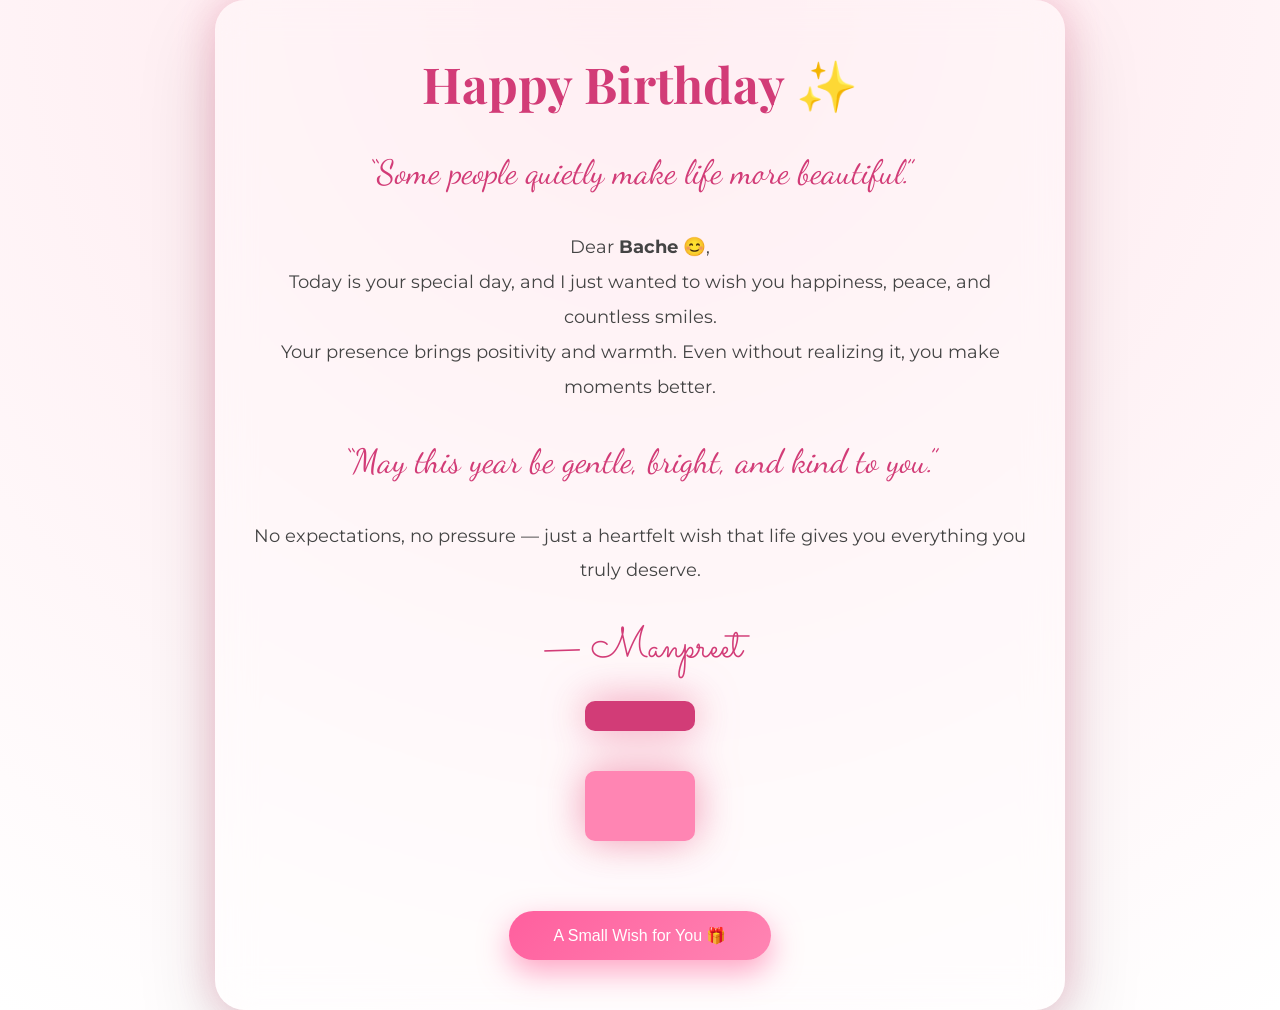
<file: index.html>
<!DOCTYPE html>
<html lang="en">
<head>
<meta charset="UTF-8" />
<meta name="viewport" content="width=device-width, initial-scale=1.0"/>
<title>Happy Birthday ✨</title>

<link rel="stylesheet" href="https://cdnjs.cloudflare.com/ajax/libs/font-awesome/6.0.0/css/all.min.css"/>
<link href="https://fonts.googleapis.com/css2?family=Playfair+Display:wght@700&family=Montserrat:wght@400;600&family=Dancing+Script:wght@700&family=Sacramento&display=swap" rel="stylesheet">

<style>
*{margin:0;padding:0;box-sizing:border-box}

body{
  font-family:'Montserrat',sans-serif;
  min-height:100vh;
  background:radial-gradient(circle at top,#ffe6ec,#fff);
  display:flex;
  align-items:center;
  justify-content:center;
  overflow-x:hidden;
}

/* Floating background */
.floating-elements{
  position:fixed;
  inset:0;
  pointer-events:none;
  z-index:0;
}
.floating{
  position:absolute;
  animation:float 6s ease-in-out infinite;
  opacity:0;
}
@keyframes float{
  0%{transform:translateY(0) scale(.6);opacity:0}
  20%{opacity:1}
  100%{transform:translateY(-100vh) rotate(360deg);opacity:0}
}

/* Main card */
.container{
  max-width:850px;
  width:92%;
  padding:50px 35px;
  text-align:center;
  background:rgba(255,255,255,.35);
  backdrop-filter:blur(18px);
  border-radius:30px;
  box-shadow:
    0 0 40px rgba(231,84,128,.3),
    0 30px 80px rgba(0,0,0,.15);
  position:relative;
  z-index:2;
  animation:fadeIn 1s ease forwards;
}
@keyframes fadeIn{
  from{opacity:0;transform:translateY(20px)}
  to{opacity:1;transform:translateY(0)}
}

/* Heading */
h1{
  font-family:'Playfair Display',serif;
  font-size:3.1rem;
  color:#d23c77;
  margin-bottom:25px;
  animation:softGlow 3s infinite alternate;
}
@keyframes softGlow{
  from{text-shadow:0 0 10px rgba(231,84,128,.4)}
  to{text-shadow:0 0 25px rgba(231,84,128,.8)}
}

/* Text */
.message{
  font-size:1.15rem;
  line-height:1.9;
  color:#444;
}
.love-line{
  font-family:'Dancing Script',cursive;
  font-size:2.1rem;
  color:#d23c77;
  margin:25px 0;
}

/* Buttons */
.btn{
  margin-top:30px;
  padding:15px 45px;
  border:none;
  border-radius:50px;
  background:linear-gradient(135deg,#ff5f9e,#ff85b3);
  color:#fff;
  cursor:pointer;
  font-size:1rem;
  box-shadow:0 12px 30px rgba(255,77,141,.5);
  position:relative;
  overflow:hidden;
}
.btn::before{
  content:"";
  position:absolute;
  top:0;
  left:-120%;
  width:120%;
  height:100%;
  background:linear-gradient(120deg,transparent,rgba(255,255,255,.6),transparent);
  transition:.6s;
}
.btn:hover::before{left:120%}
.btn:hover{
  transform:translateY(-4px) scale(1.05);
}

/* Gift */
.gift-box{
  margin:40px auto;
  width:110px;
  height:110px;
  cursor:pointer;
  filter:drop-shadow(0 0 20px rgba(231,84,128,.6));
  position:relative;
}
.gift-box .box{
  width:100%;
  height:70px;
  background:#ff85b3;
  position:absolute;
  bottom:0;
  border-radius:10px;
}
.gift-box .lid{
  width:100%;
  height:30px;
  background:#d23c77;
  position:absolute;
  top:-30px;
  border-radius:10px;
  transition:.4s;
}
.gift-box.open .lid{
  transform:rotate(20deg) translate(-20px,-30px);
}

/* Signature */
.signature{
  font-family:'Sacramento',cursive;
  font-size:2.7rem;
  color:#d23c77;
  margin-top:20px;
}

/* Mobile */
@media(max-width:600px){
  h1{font-size:2.2rem}
  .love-line{font-size:1.7rem}
}
</style>
</head>

<body>

<div class="floating-elements" id="floatingElements"></div>

<div class="container">
  <h1>Happy Birthday ✨</h1>

  <div class="message">
    <p class="love-line">“Some people quietly make life more beautiful.”</p>

    <p>Dear <b>Bache 😊</b>,</p>

    <p>
      Today is your special day, and I just wanted to wish you
      happiness, peace, and countless smiles.
    </p>

    <p>
      Your presence brings positivity and warmth.
      Even without realizing it, you make moments better.
    </p>

    <p class="love-line">“May this year be gentle, bright, and kind to you.”</p>

    <p>
      No expectations, no pressure — just a heartfelt wish
      that life gives you everything you truly deserve.
    </p>

    <p class="signature">— Manpreet</p>
  </div>

  <div class="gift-box" id="giftBox">
    <div class="lid"></div>
    <div class="box"></div>
  </div>

  <button class="btn" id="showMoreBtn">A Small Wish for You 🎁</button>

  <div id="specialMessage" style="display:none">
    <p class="love-line">
      Thank you for being someone who adds happiness to life ✨
    </p>
  </div>
</div>

<script>
document.addEventListener("DOMContentLoaded",()=>{

  const floating=document.getElementById("floatingElements");
  const symbols=["✨","🌸","🎉","💝","😊","🌼"];

  function createFloating(){
    const el=document.createElement("div");
    el.className="floating";
    el.textContent=symbols[Math.floor(Math.random()*symbols.length)];
    el.style.left=Math.random()*100+"vw";
    el.style.fontSize=18+Math.random()*22+"px";
    el.style.animationDuration=4+Math.random()*5+"s";
    floating.appendChild(el);
    setTimeout(()=>el.remove(),8000);
  }

  setInterval(createFloating,300);

  document.getElementById("giftBox").addEventListener("click",()=>{
    document.getElementById("giftBox").classList.add("open");
  });

  document.getElementById("showMoreBtn").addEventListener("click",()=>{
    document.getElementById("specialMessage").style.display="block";
  });

});
</script>

</body>
</html>
</file>
